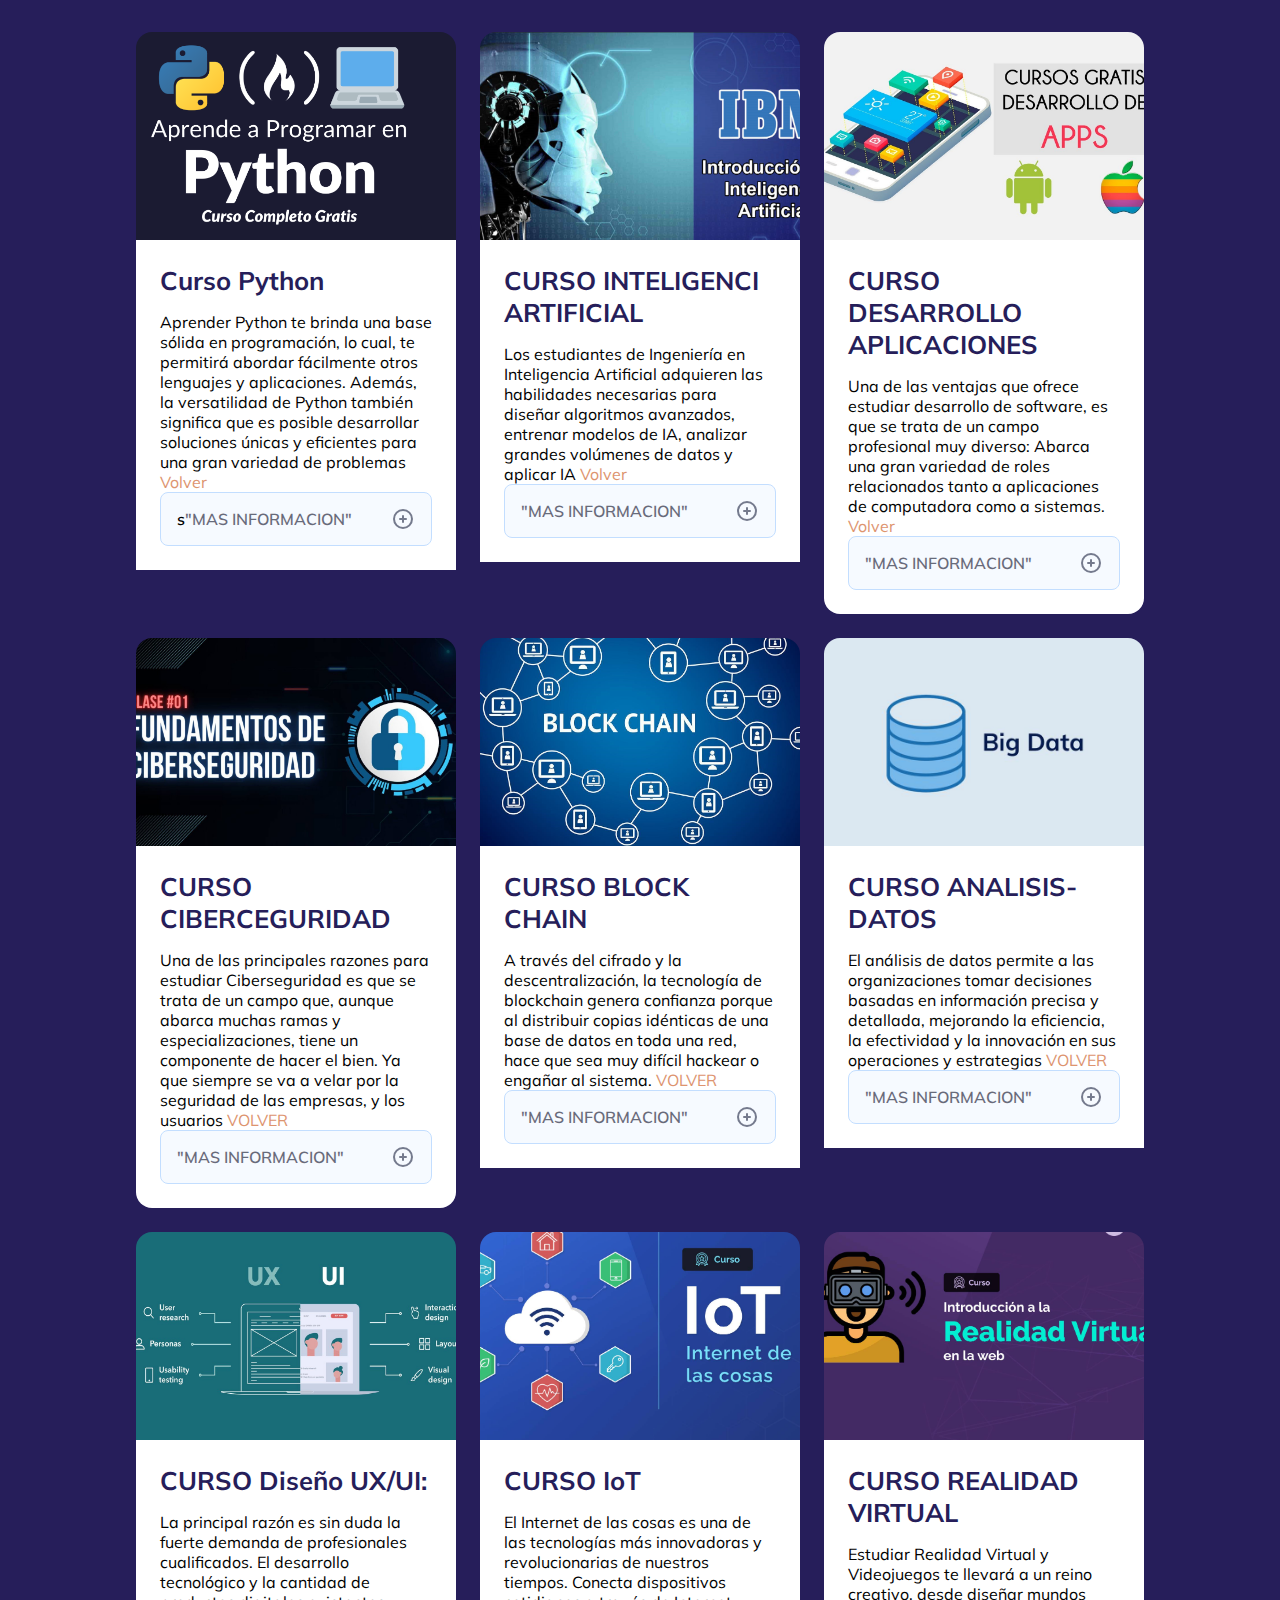
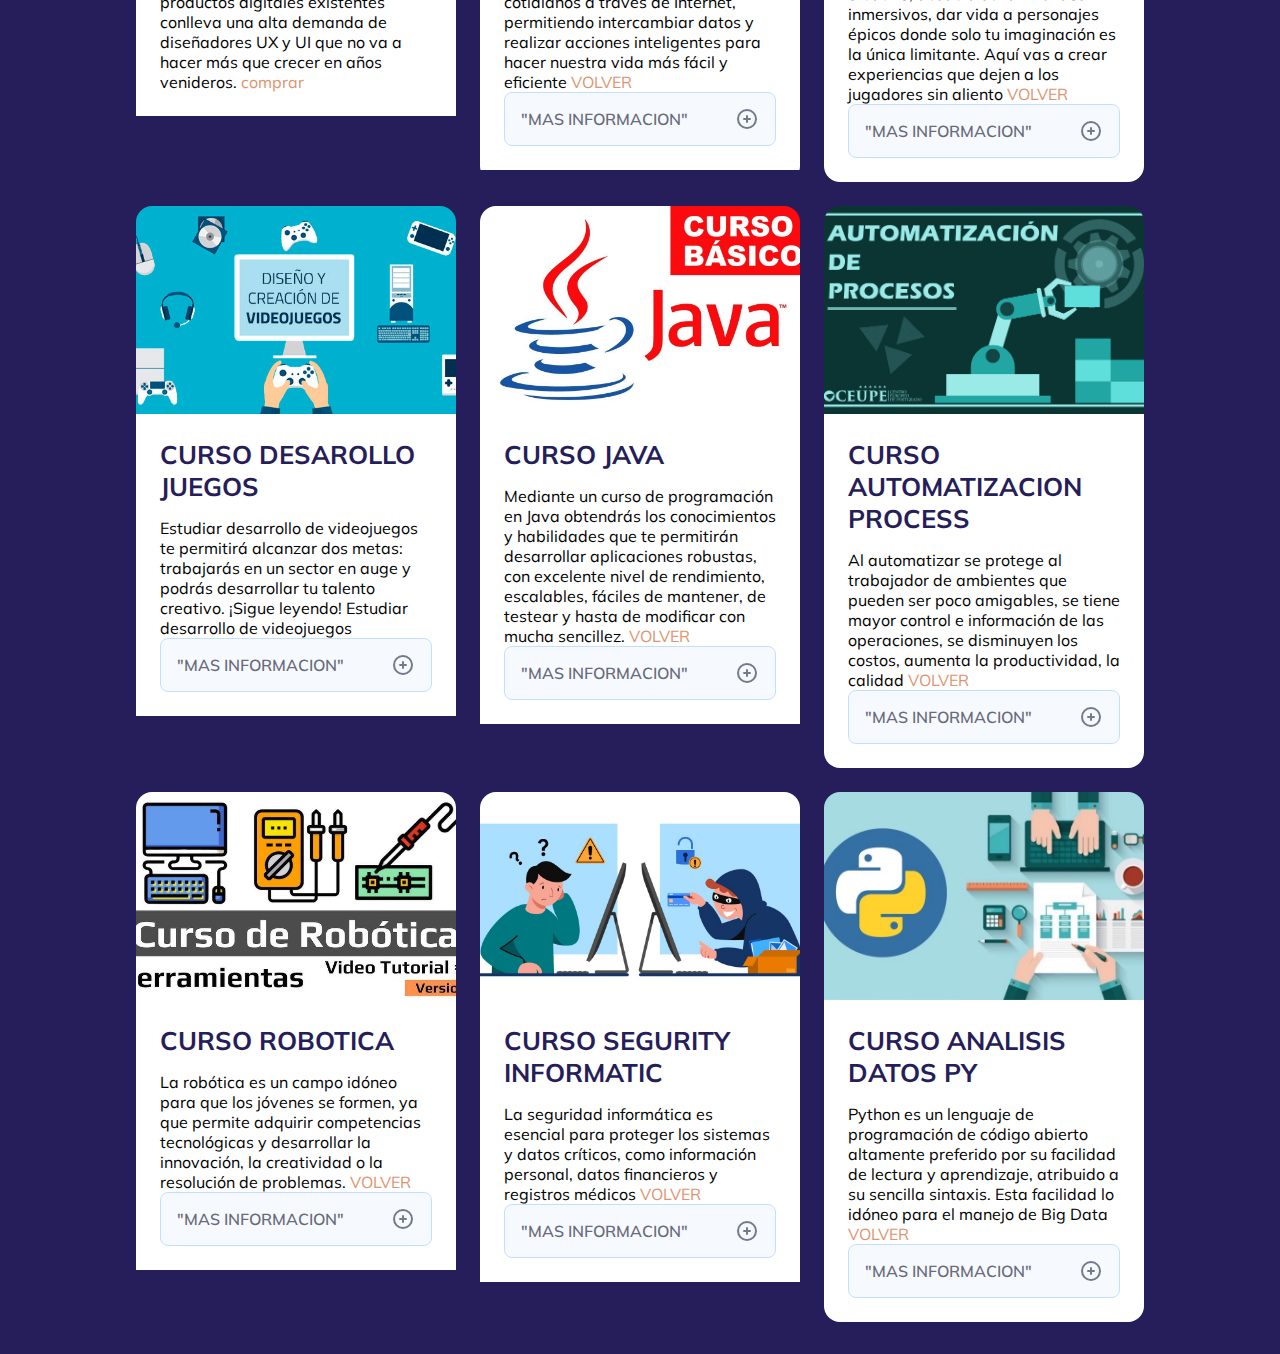
<file: cursos.html>
<!DOCTYPE html>
<html lang="zxx">
    <head>
        <meta charset="UTF-8">
        <title>Cards Cursos</title>
        <meta 
            name="viewport"
            content="width=device-width, initial-scale=1.0"
        >
        <link rel="preconnect" href="https://fonts.googleapis.com">
        <link rel="preconnect" href="https://fonts.gstatic.com" crossorigin>
        <link
            href="https://fonts.googleapis.com/css2?family=Mulish&display=swap"
            rel="stylesheet"
            type='text/css'
        >
        <link href="https://cdn.jsdelivr.net/npm/bootstrap@5.3.0/dist/css/bootstrap.min.css" rel="stylesheet" integrity="sha384-9ndCyUaIbzAi2FUVXJi0CjmCapSmO7SnpJef0486qhLnuZ2cdeRhO02iuK6FUUVM" crossorigin="anonymous">
        <link rel="stylesheet" href="https://cdn.jsdelivr.net/npm/bootstrap-icons@1.10.5/font/bootstrap-icons.css">
        <link rel="stylesheet" href="CSS/styles.css">
        <link rel="stylesheet" href="index.html">
        <link rel="stylesheet" href="fromulario.html">
    </head>
    <header>
    </header>
    <body>
        <div class="background">
            <div class="centering">
                <div class="articles">
                    <article>
                        <figure>
                            <img
                                src="/img/curso-3.png"
                                alt="Preview"
                            >
                        </figure>
                        <div class="article-preview">
                            <h2>Curso Python</h2>
                            <p>
                                Aprender Python te brinda una base sólida en programación, lo cual, te permitirá abordar fácilmente otros lenguajes y aplicaciones. Además, la versatilidad de Python también significa que es posible desarrollar soluciones únicas y eficientes para una gran variedad de problemas
                                <a href="index.html" class="read-more" title="Read More">Volver</a>
                            </p>
                            <div class="faq-container">
                                <details>
                                    <summary>s
                                    <span class="faq-title">
                                        "MAS INFORMACION"
                                    </span>
                                    <img src="/img/plus.svg" class="expand-icon" alt="Plus">
                                    </summary>        
                                    <div class="faq-content">
                                    Curso de python: tiene un valor:
                                    ---$300$----
                                    <div class="text-center"><a href="fromulario.html" class="btn btn-primary">Obtener</a></div>
                                    </div>
                                    </details>
                                </div>
                        </div>
                    </article>
                    <article>            
                        <figure>
                            <img
                                src="/img/curso-4.png"
                                alt="Preview"
                            >
                        </figure>
                        <div class="article-preview">
                            <h2>CURSO INTELIGENCI ARTIFICIAL</h2>
                            <p>
                                Los estudiantes de Ingeniería en Inteligencia Artificial adquieren las habilidades necesarias para diseñar algoritmos avanzados, entrenar modelos de IA, analizar grandes volúmenes de datos y aplicar IA
                                <a href="index.html" class="read-more" title="Read More">Volver</a>
                            </p>
                            <details>
                                <summary>
                                <span class="faq-title">
                                    "MAS INFORMACION"
                                </span>
                                <img src="/img/plus.svg" class="expand-icon" alt="Plus">
                                </summary>        
                                <div class="faq-content">
                                Curso de inteligencia Artifical:
                                ---$300$---
                                <div class="text-center"><a href="fromulario.html" class="btn btn-primary">Obtener</a></div>
                                </div>
                                </details>
                        </div>
                    </article>
                    <article>
                        <figure>
                            <img
                                src="/img/curso-5.jpg"
                                alt="Preview"
                            >
                        </figure>
                        <div class="article-preview">
                            <h2>CURSO DESARROLLO APLICACIONES</h2>
                            <p>
                                Una de las ventajas que ofrece estudiar desarrollo de software, es que se trata de un campo profesional muy diverso: Abarca una gran variedad de roles relacionados tanto a aplicaciones de computadora como a sistemas. 
                                <a href="index.html" class="read-more">Volver</a>
                            </p>
                            <details>
                                <summary>
                                <span class="faq-title">
                                    "MAS INFORMACION"
                                </span>
                                <img src="/img/plus.svg" class="expand-icon" alt="Plus">
                                </summary>        
                                <div class="faq-content">
                                The video content takes more than 4.5 hours.tiene un costo de 
                                    $300$...
                                <div class="text-center"><a href="fromulario.html" class="btn btn-primary">Obtener</a></div>
                                </div>
                                </details>
                        </div>
                    </article>
                    <article>
                        <figure>
                            <img
                                src="/img/curso-6.jpg"
                                alt="Preview"
                            >
                        </figure>
                        <div class="article-preview">
                            <h2>CURSO CIBERCEGURIDAD</h2>
                            <p>
                                Una de las principales razones para estudiar Ciberseguridad es que se trata de un campo que, aunque abarca muchas ramas y especializaciones, tiene un componente de hacer el bien. Ya que siempre se va a velar por la seguridad de las empresas, y los usuarios
                                <a href="index.html" class="read-more">VOLVER</a>
                            </p>
                            <details>
                                <summary>
                                <span class="faq-title">
                                    "MAS INFORMACION"
                                </span>
                                <img src="/img/plus.svg" class="expand-icon" alt="Plus">
                                </summary>        
                                <div class="faq-content">
                                The video content takes more than 4.5 hours.tiene un costo de 
                                    $300$...
                                <div class="text-center"><a href="fromulario.html" class="btn btn-primary">CERTIFICATE</a></div>
                                </div>
                                </details>
                        </div>
                    </article>
                    <article>            
                        <figure>
                            <img
                                src="/img/curso-7.png"
                                alt="Preview"
                            >
                        </figure>
                        <div class="article-preview">
                            <h2>CURSO BLOCK CHAIN</h2>
                            <p>
                                A través del cifrado y la descentralización, la tecnología de blockchain genera confianza porque al distribuir copias idénticas de una base de datos en toda una red, hace que sea muy difícil hackear o engañar al sistema.
                                <a href="index.html" class="read-more">VOLVER</a>
                            </p>
                            <details>
                                <summary>
                                <span class="faq-title">
                                    "MAS INFORMACION"
                                </span>
                                <img src="/img/plus.svg" class="expand-icon" alt="Plus">
                                </summary>        
                                <div class="faq-content">
                                The video content takes more than 4.5 hours.tiene un costo de 
                                    $300$...
                                <div class="text-center"><a href="fromulario.html" class="btn btn-primary">CERTIFICATE</a></div>
                                </div>
                                </details>
                        </div>
                    </article>
                    <article>
                        <figure>
                            <img
                                src="/img/curso-8.jpg"
                                alt="Preview"
                            >
                        </figure>
                        <div class="article-preview">
                            <h2>CURSO ANALISIS-DATOS</h2>
                            <p>
                                El análisis de datos permite a las organizaciones tomar decisiones basadas en información precisa y detallada, mejorando la eficiencia, la efectividad y la innovación en sus operaciones y estrategias
                                <a href="index.html" class="read-more">VOLVER</a>
                            </p>
                            <details>
                                <summary>
                                <span class="faq-title">
                                    "MAS INFORMACION"
                                </span>
                                <img src="/img/plus.svg" class="expand-icon" alt="Plus">
                                </summary>        
                                <div class="faq-content">
                                The video content takes more than 4.5 hours.tiene un costo de 
                                    $300$...
                                <div class="text-center"><a href="fromulario.html   " class="btn btn-primary">CERTIFICATE</a></div>
                                </div>
                                </details>
                        </div>
                    </article>
                    <article>
                        <figure>
                            <img
                                src="/img/curso-9.jpg"
                                alt="Preview"
                            >
                        </figure>
                        <div class="article-preview">
                            <h2>CURSO Diseño UX/UI:</h2>
                            <p>
                                La principal razón es sin duda la fuerte demanda de profesionales cualificados. El desarrollo tecnológico y la cantidad de productos digitales existentes conlleva una alta demanda de diseñadores UX y UI que no va a hacer más que crecer en años venideros. 
                                <a href="/fromulario.html" class="read-more">comprar</a>
                            </p>
                        </div>
                    </article>
                    <article>            
                        <figure>
                            <img
                                src="/img/curso-10.png"
                                alt="Preview"
                            >
                        </figure>
                        <div class="article-preview">
                            <h2>CURSO  IoT</h2>
                            <p>
                                El Internet de las cosas es una de las tecnologías más innovadoras y revolucionarias de nuestros tiempos. Conecta dispositivos cotidianos a través de Internet, permitiendo intercambiar datos y realizar acciones inteligentes para hacer nuestra vida más fácil y eficiente
                                <a href="index.html" class="read-more">VOLVER</a>
                            </p>
                            <details>
                                <summary>
                                <span class="faq-title">
                                    "MAS INFORMACION"
                                </span>
                                <img src="/img/plus.svg" class="expand-icon" alt="Plus">
                                </summary>        
                                <div class="faq-content">
                                The video content takes more than 4.5 hours.tiene un costo de 
                                    $300$...
                                <div class="text-center"><a href="fromulario.html" class="btn btn-primary">CERTIFICATE</a></div>
                                </div>
                                </details>
                        </div>
                    </article>
                    <article>
                        <figure>
                            <img
                                src="/img/curso-11.png"
                                alt="Preview"
                            >
                        </figure>
                        <div class="article-preview">
                            <h2>CURSO REALIDAD VIRTUAL</h2>
                            <p>
                                Estudiar Realidad Virtual y Videojuegos te llevará a un reino creativo, desde diseñar mundos inmersivos, dar vida a personajes épicos donde solo tu imaginación es la única limitante. Aquí vas a crear experiencias que dejen a los jugadores sin aliento 
                                <a href="index.html" class="read-more">VOLVER</a>
                            </p>
                            <details>
                                <summary>
                                <span class="faq-title">
                                    "MAS INFORMACION"
                                </span>
                                <img src="/img/plus.svg" class="expand-icon" alt="Plus">
                                </summary>        
                                <div class="faq-content">
                                The video content takes more than 4.5 hours.tiene un costo de 
                                    $300$...
                                <div class="text-center"><a href="fromulario.html" class="btn btn-primary">CERTIFICATE</a></div>
                                </div>
                                </details>
                        </div>
                    </article>
                    <article>
                        <figure>
                            <img
                                src="/img/curso-13.jpg"
                                alt="Preview"
                            >
                        </figure>
                        <div class="article-preview">
                            <h2>CURSO DESAROLLO JUEGOS</h2>
                            <p>
                                Estudiar desarrollo de videojuegos te permitirá alcanzar dos metas: trabajarás en un sector en auge y podrás desarrollar tu talento creativo. ¡Sigue leyendo! Estudiar desarrollo de videojuegos 
                                <a href="#" class="read-more"></a>
                            </p>
                            <details>
                                <summary>
                                <span class="faq-title">
                                    "MAS INFORMACION"
                                </span>
                                <img src="/img/plus.svg" class="expand-icon" alt="Plus">
                                </summary>        
                                <div class="faq-content">
                                The video content takes more than 4.5 hours.tiene un costo de 
                                    $300$...
                                <div class="text-center"><a href="fromulario.html" class="btn btn-primary">CERTIFICATE</a></div>
                                </div>
                                </details>
                        </div>
                    </article>
                    <article>
                        <figure>
                            <img
                                src="/img/curso-14.jpg"
                                alt="Preview"
                            >
                        </figure>
                        <div class="article-preview">
                            <h2>CURSO JAVA</h2>
                            <p>
                                Mediante un curso de programación en Java obtendrás los conocimientos y habilidades que te permitirán desarrollar aplicaciones robustas, con excelente nivel de rendimiento, escalables, fáciles de mantener, de testear y hasta de modificar con mucha sencillez.
                                <a href="index.html" class="read-more">VOLVER</a>
                            </p>
                            <details>
                                <summary>
                                <span class="faq-title">
                                    "MAS INFORMACION"
                                </span>
                                <img src="/img/plus.svg" class="expand-icon" alt="Plus">
                                </summary>        
                                <div class="faq-content">
                                The video content takes more than 4.5 hours.tiene un costo de 
                                    $300$...
                                <div class="text-center"><a href="fromulario.html" class="btn btn-primary">CERTIFICATE</a></div>
                                </div>
                                </details>
                        </div>
                    </article>
                    <article>
                        <figure>
                            <img
                                src="/img/curso-15.png"
                                alt="Preview"
                            >
                        </figure>
                        <div class="article-preview">
                            <h2>CURSO AUTOMATIZACION PROCESS</h2>
                            <p>
                                Al automatizar se protege al trabajador de ambientes que pueden ser poco amigables, se tiene mayor control e información de las operaciones, se disminuyen los costos, aumenta la productividad, la calidad 
                                <a href="index.html" class="read-more">VOLVER</a>
                            </p>
                            <details>
                                <summary>
                                <span class="faq-title">
                                    "MAS INFORMACION"
                                </span>
                                <img src="/img/plus.svg" class="expand-icon" alt="Plus">
                                </summary>        
                                <div class="faq-content">
                                The video content takes more than 4.5 hours.tiene un costo de 
                                    $300$...
                                <div class="text-center"><a href="fromulario.html" class="btn btn-primary">CERTIFICATE</a></div>
                                </div>
                                </details>
                        </div>
                    </article>
                    <article>
                        <figure>
                            <img
                                src="/img/curso-16.jpg"
                                alt="Preview"
                            >
                        </figure>
                        <div class="article-preview">
                            <h2>CURSO ROBOTICA</h2>
                            <p>
                                La robótica es un campo idóneo para que los jóvenes se formen, ya que permite adquirir competencias tecnológicas y desarrollar la innovación, la creatividad o la resolución de problemas. 
                                <a href="index.html" class="read-more">VOLVER</a>
                            </p>
                            <details>
                                <summary>
                                <span class="faq-title">
                                    "MAS INFORMACION"
                                </span>
                                <img src="/img/plus.svg" class="expand-icon" alt="Plus">
                                </summary>        
                                <div class="faq-content">
                                The video content takes more than 4.5 hours.tiene un costo de 
                                    $300$...
                                <div class="text-center"><a href="fromulario.html" class="btn btn-primary">CERTIFICATE</a></div>
                                </div>
                                </details>
                        </div>
                    </article>
                    <article>
                        <figure>
                            <img
                                src="/img/curso-17.jpeg"
                                alt="Preview"
                            >
                        </figure>
                        <div class="article-preview">
                            <h2>CURSO SEGURITY INFORMATIC</h2>
                            <p>
                                La seguridad informática es esencial para proteger los sistemas y datos críticos, como información personal, datos financieros y registros médicos
                                <a href="index.html" class="read-more">VOLVER</a>
                            </p>
                            <details>
                                <summary>
                                <span class="faq-title">
                                    "MAS INFORMACION"
                                </span>
                                <img src="/img/plus.svg" class="expand-icon" alt="Plus">
                                </summary>        
                                <div class="faq-content">
                                The video content takes more than 4.5 hours.tiene un costo de 
                                    $300$...
                                <div class="text-center"><a href="fromulario.html" class="btn btn-primary">CERTIFICATE</a></div>
                                </div>
                                </details>
                        </div>
                    </article>
                    <article>
                        <figure>
                            <img
                                src="/img/curso-18.jpg"
                                alt="Preview"
                            >
                        </figure>
                        <div class="article-preview">
                            <h2>CURSO ANALISIS DATOS PY</h2>
                            <p>
                                Python es un lenguaje de programación de código abierto altamente preferido por su facilidad de lectura y aprendizaje, atribuido a su sencilla sintaxis. Esta facilidad lo  idóneo para el manejo de Big Data
                                <a href="index.html" class="read-more">VOLVER</a>
                            </p>
                            <details>
                                <summary>
                                <span class="faq-title">
                                    "MAS INFORMACION"
                                </span>
                                <img src="/img/plus.svg" class="expand-icon" alt="Plus">
                                </summary>        
                                <div class="faq-content">
                                The video content takes more than 4.5 hours.tiene un costo de 
                                    $300$...
                                <div class="text-center"><a href="fromulario.html" class="btn btn-primary">CERTIFICATE</a></div>
                                </div>
                                </details>
                        </div>
                    </article>
                </div>
            </div>
        </div>
    </body>
</html>
</file>
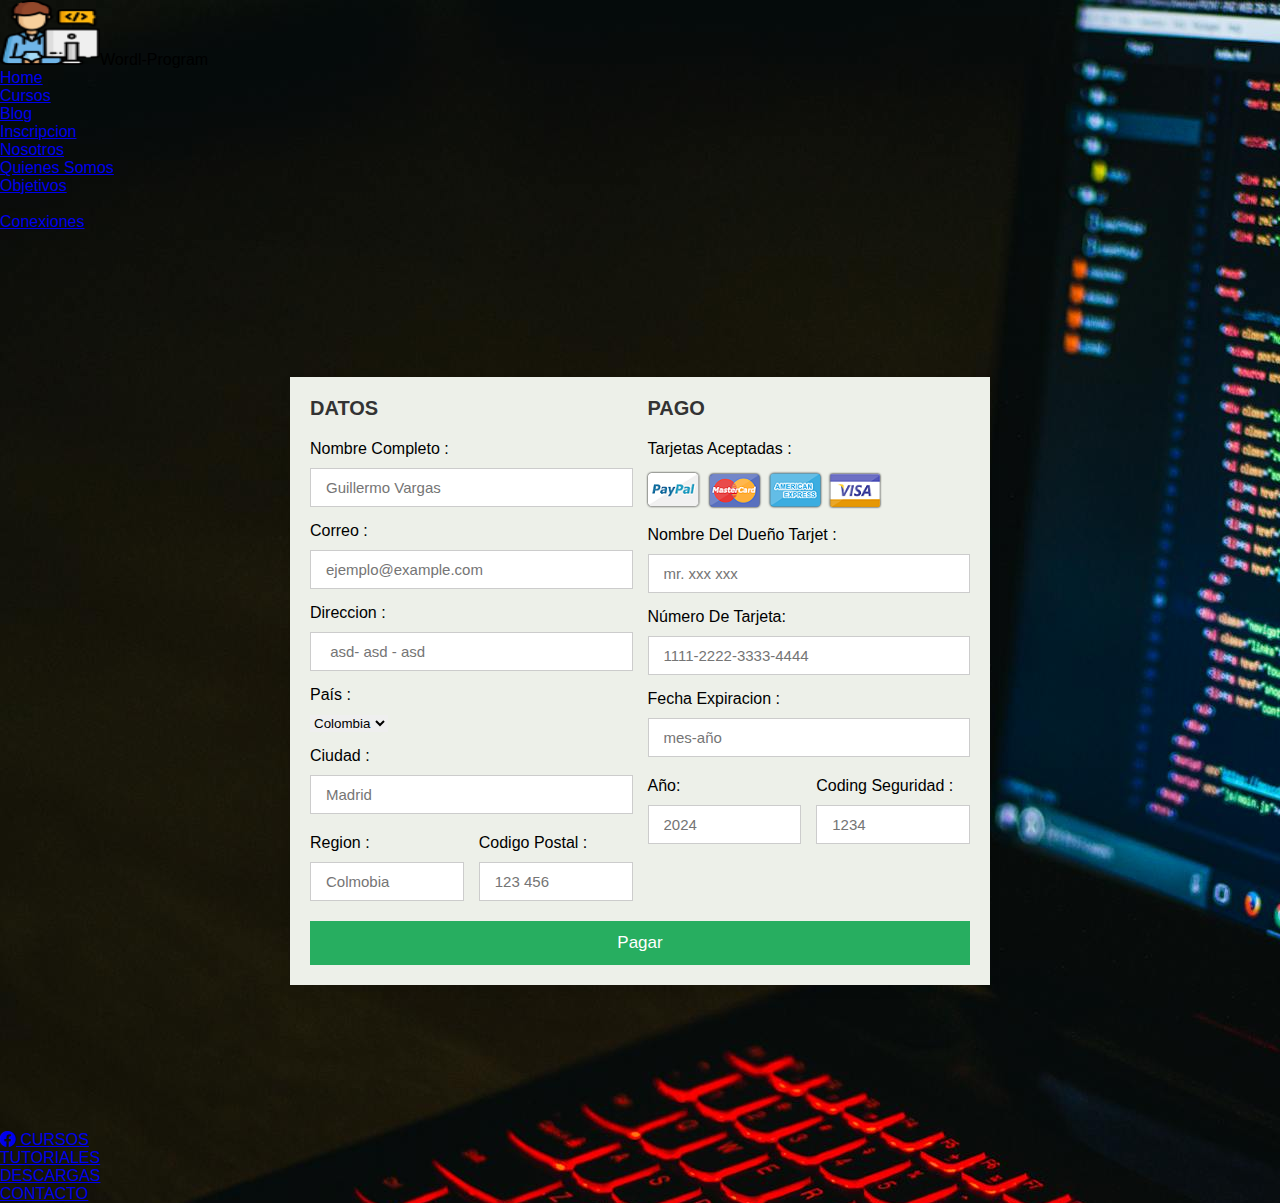
<file: fromulario.html>
<!DOCTYPE html>
<html lang="en">
<head>
    <meta charset="UTF-8">
    <meta name="viewport" content="width=device-width, initial-scale=1.0">
    <link href="https://cdn.jsdelivr.net/npm/bootstrap@5.3.0/dist/css/bootstrap.min.css" rel="stylesheet" integrity="sha384-9ndCyUaIbzAi2FUVXJi0CjmCapSmO7SnpJef0486qhLnuZ2cdeRhO02iuK6FUUVM" crossorigin="anonymous">
    <link
    rel="stylesheet"
    href="https://cdnjs.cloudflare.com/ajax/libs/animate.css/4.1.1/animate.min.css"
/>
    <link rel="stylesheet" href="https://cdn.jsdelivr.net/npm/bootstrap-icons@1.10.5/font/bootstrap-icons.css">
    <link rel="stylesheet" href="cursos.html">
    <link rel="stylesheet" href="CSS/stylee.css">
    <link rel="stylesheet" href="index.html">
    
    <title>Formulario de compra</title>
</head>
<header>
    <nav class="navbar navbar-expand-lg bg-body-tertiary ">
        <div class="container-fluid">
            <a class="navbar-brand ms-5" >
            <img class="animate__animated animate__fadeInTopLeft" src="/img/programador.png  " alt="bootstrap" width="100" height="65" class="img-fluid rounded-start">wordl-Program
            </a>
            <button class="navbar-toggler" type="button" data-bs-toggle="collapse" data-bs-target="#navbarNav" aria-controls="navbarNav" aria-expanded="false" aria-label="Toggle navigation">
            <span class="navbar-toggler-icon"></span>
            </button>
            <div class="collapse navbar-collapse justify-content-center" id="navbarNav">
    
            <ul class="navbar-nav">
                <li class="nav-item">
                <a class="nav-link active" aria-current="page" href="index.html">Home</a>
                </li>
                <li class="nav-item">
                <a class="nav-link" href="cursos.html">Cursos</a>
                </li>
                <li class="nav-item">
                <a class="nav-link" href="#">Blog</a>
                </li>
                <li class="nav-item">
                <a class="nav-link" href="#">Inscripcion</a>
                </li>
                <li class="nav-item dropdown">
                <a class="nav-link dropdown-toggle" href="#" role="button" data-bs-toggle="dropdown" aria-expanded="false">
                    Nosotros
                </a>
                <ul class="dropdown-menu">
                    <li><a class="dropdown-item" href="#">Quienes Somos</a></li>
                    <li><a class="dropdown-item" href="#">Objetivos</a></li>
                    <li><hr class="dropdown-divider"></li>
                    <li><a class="dropdown-item" href="#">Conexiones</a></li>
                </ul>
                </li>
            </ul>
            </div>
        </div>
        </nav>
</header>
<body>
    <div class="container animate__animated animate__fadeInTopLeft   ">
        <form action="">
            <div class="row">
                <div class="col">
                    <h3 class="title">Datos</h3>
                    <div class="inputBox">
                        <span>Nombre Completo :</span>
                        <input type="text" placeholder="Guillermo Vargas">
                    </div>
                    <div class="inputBox">
                        <span>Correo :</span>
                        <input type="email" placeholder="ejemplo@example.com">
                    </div>
                    <div class="inputBox">
                        <span>Direccion :</span>
                        <input type="text" placeholder=" asd- asd - asd">
                    </div>
                    <div class="inputBox">
                        <span>País :</span>
                        <select>
                            <option value="colombia">Colombia</option>
                            <option value="espana">España</option>
                            <option value="mexico">México</option>
                            <option value="argentina">Argentina</option>
                        </select>
                    </div>
                    <div class="inputBox">
                        <span>Ciudad :</span>
                        <input type="text" placeholder="Madrid">
                    </div>
                    <div class="flex">
                        <div class="inputBox">
                            <span>Region :</span>
                            <input type="text" placeholder="Colmobia">
                        </div>
                        <div class="inputBox">
                            <span>Codigo Postal :</span>
                            <input type="text" placeholder="123 456">
                        </div>
                    </div>
                    
    
                </div>
    
                <div class="col">
    
                    <h3 class="title">Pago</h3>
    
                    <div class="inputBox">
                        <span>tarjetas aceptadas :</span>
                        <img src="/img/card_img.png" alt="">
                    </div>
                    <div class="inputBox">
                        <span>nombre del dueño tarjet :</span>
                        <input type="text" placeholder="mr. xxx xxx">
                    </div>
                    <div class="inputBox">
                        <span>Número de Tarjeta:</span>
                        <input type="number" placeholder="1111-2222-3333-4444">
                    </div>
                    <div class="inputBox">
                        <span>Fecha Expiracion :</span>
                        <input type="text" placeholder="mes-año">
                    </div>
    
                    <div class="flex">
                        <div class="inputBox">
                            <span>año:</span>
                            <input type="number" placeholder="2024">
                        </div>
                        <div class="inputBox">
                            <span>Coding seguridad :</span>
                            <input type="text" placeholder="1234">
                        </div>
                    </div>
                </div>
            </div>
            <input type="submit" value="Pagar" class="submit-btn">
        </form>
    </div>
    
    <footer>
        <div class="container-fluid bg-dark p-5 text-center">
            <div class="row">
                <div class="col"><a href="#" class="text-decoration-none text-success"><i class="bi bi-facebook"></i> CURSOS</a></div>
                <div class="col"><a href="#" class="text-decoration-none text-success">TUTORIALES</a></div>
                <div class="col"><a href="#" class="text-decoration-none text-success">DESCARGAS</a></div>
                <div class="col"><a href="#" class="text-decoration-none text-success">CONTACTO</a></div>
            </div>
        </div>
    </footer>

</body>
</html>
</file>
<file: CSS/styles.css>
/* menu Scrool*/
#secondary-header {
    display: none;
    position: fixed;
    top: 0;
    width: 100%;
    background-color: #fff;
    box-shadow: 0 2px 4px rgba(0,0,0,0.1);
    z-index: 1000;
}


/*  Estilos del carosel/ Slider*/
.carousel-item{
    max-height: 700px;
}

#header{
    margin-top: -10px;
}

#header1{
    position: sticky;
    top: 0;
}

/* acordeon*/
details {
    font-size: 1rem;
    margin: 0 auto;
    width: 100%;
    background: #F6FAFF;
    border-radius: 0.5rem;
    position: relative;
    max-width: 600px;
    border: 1px solid #C3DEFF;
    transition: all 0.3s ease-in-out;
}

details:hover {
    border: 1px solid #A4A1FF;
}


summary {
    user-select: none;
    cursor: pointer;
    font-weight: 600;
    display: flex;
    list-style: none;
    padding: 1rem;
    align-items: center;
}

summary:hover .faq-title {
    opacity: 1;
}

summary::-webkit-details-marker {
    display: none;
}

summary:focus {
    outline: none;
}

summary:hover .expand-icon {
    opacity: 1;
}

.faq-title {
    color: #1C2035;
    width: 90%;
    opacity: 0.65;
    transition: all 250ms ease-in-out;
}

.faq-content {
    color: #303651;
    padding: 0.2rem 1rem 1rem 1rem;
    font-weight: 300;
    line-height: 1.5;
}

.expand-icon {
    opacity: 0.65;
}

.expand-icon {
    pointer-events: none;
    position: absolute;
    right: 1rem;
    transition: all 150ms ease-out;
}

/* Style  de las cards*/
:root {
    --primary: #DD946F ;
    --secondary: #261E5A;
}

* {
    margin: 0;
    padding: 0;
    box-sizing: border-box;
}

body {
    background-color: var(--secondary);
    font-family: Mulish;
    font-size: 16px;
}

.background {
    width: 100%;
    display: flex;
    justify-content: center;
    align-items: start;
    padding: 2rem;
}

.articles {
    display: flex;
    flex-wrap: wrap;
    margin: 0 auto;
    justify-content: center;
    max-width: 75rem;
    gap: 1.5rem;
}

.articles article {
    max-width: 20rem;
    cursor: pointer;
    position: relative;
    display: block;
    transition: all 0.4s ease-in-out;
    overflow: hidden;
    border-radius: 1rem;
}

.articles article a {
    display: inline-flex;
    color: var(--primary);
    text-decoration: none;
}


.articles article h2 {
    margin: 0 0 1rem 0;
    font-size: 1.6rem;
    color: var(--secondary);
    transition: color 0.3s ease-out;
}


.articles article img {
    max-width: 100%;
    transform-origin: center;
    transition: transform 0.4s ease-in-out;
}

.article-preview {
    padding: 1.5rem;
    background: white;
}

.articles figure {
    width: 100%;
    height: 13rem;
    overflow: hidden;
}

.articles figure img {
    height: 100%;
    aspect-ratio: 16 / 9;
    overflow: hidden;
    object-fit: cover;
}

.articles article:hover img {
    transform: scale(1.5); 
}

.video-container {
    position: relative;
    padding-bottom: 56.25%; 
    height: 0;
    overflow: hidden;
    max-width: 100%;
    background: #000;
}

.video-container iframe {
    position: absolute;
    top: 0;
    left: 0;
    width: 100%;
    height: 100%;
    border: 0;
}
</file>
<file: CSS/stylee.css>
/* Stylos de formulario*/
*{
  font-family: 'Poppins', sans-serif;
  margin:0; padding:0;
  box-sizing: border-box;
  outline: none; border:none;
  text-transform: capitalize;
  transition: all .2s linear;
}
.container{
  display: flex;
  justify-content: center;
  align-items: center;
  padding:25px;
  min-height: 100vh;
  
}
.container form{
  padding:20px;
  width:700px;
  background: #edf0e9;
  box-shadow: 0 5px 10px rgba(0,0,0,.1);
}
.container form .row{
  display: flex;
  flex-wrap: wrap;
  gap:15px;
}
.container form .row .col{
  flex:1 1 250px;
}
.container form .row .col .title{
  font-size: 20px;
  color:#333;
  padding-bottom: 5px;
  text-transform: uppercase;
}
.container form .row .col .inputBox{
  margin:15px 0;
}
.container form .row .col .inputBox span{
  margin-bottom: 10px;
  display: block;
}
.container form .row .col .inputBox input{
  width: 100%;
  border:1px solid #ccc;
  padding:10px 15px;
  font-size: 15px;
  text-transform: none;
}
.container form .row .col .inputBox input:focus{
  border:1px solid #000;
}
.container form .row .col .flex{
  display: flex;
  gap:15px;
}
.container form .row .col .flex .inputBox{
  margin-top: 5px;
}
.container form .row .col .inputBox img{
  height: 34px;
  margin-top: 5px;
  filter: drop-shadow(0 0 1px #000);
}
.container form .submit-btn{
  width: 100%;
  padding:12px;
  font-size: 17px;
  background: #27ae60;
  color:#fff;
  margin-top: 5px;
  cursor: pointer;
}
.container form .submit-btn:hover{
  background: #2ecc71;
}
body{
  background-image: url(/img/pexels-danny-meneses-340146-943096.jpg);
}
</file>
